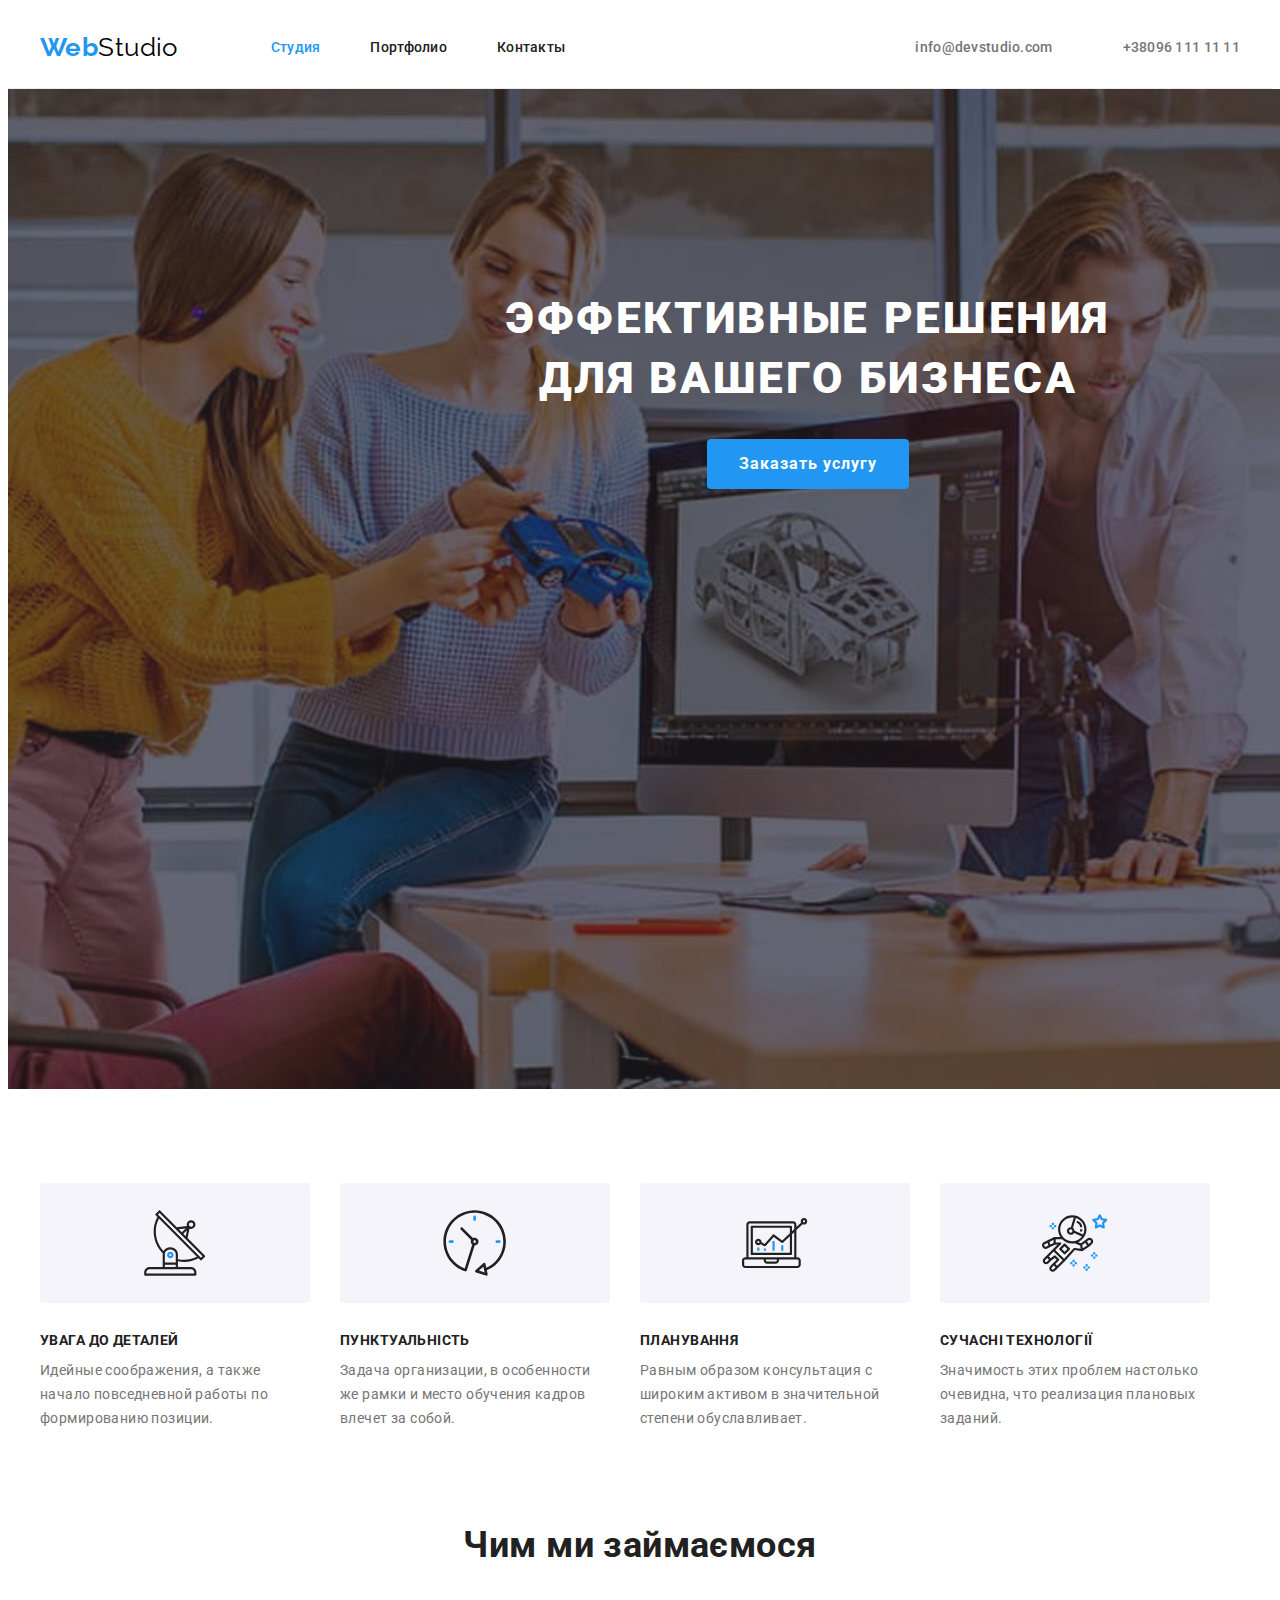
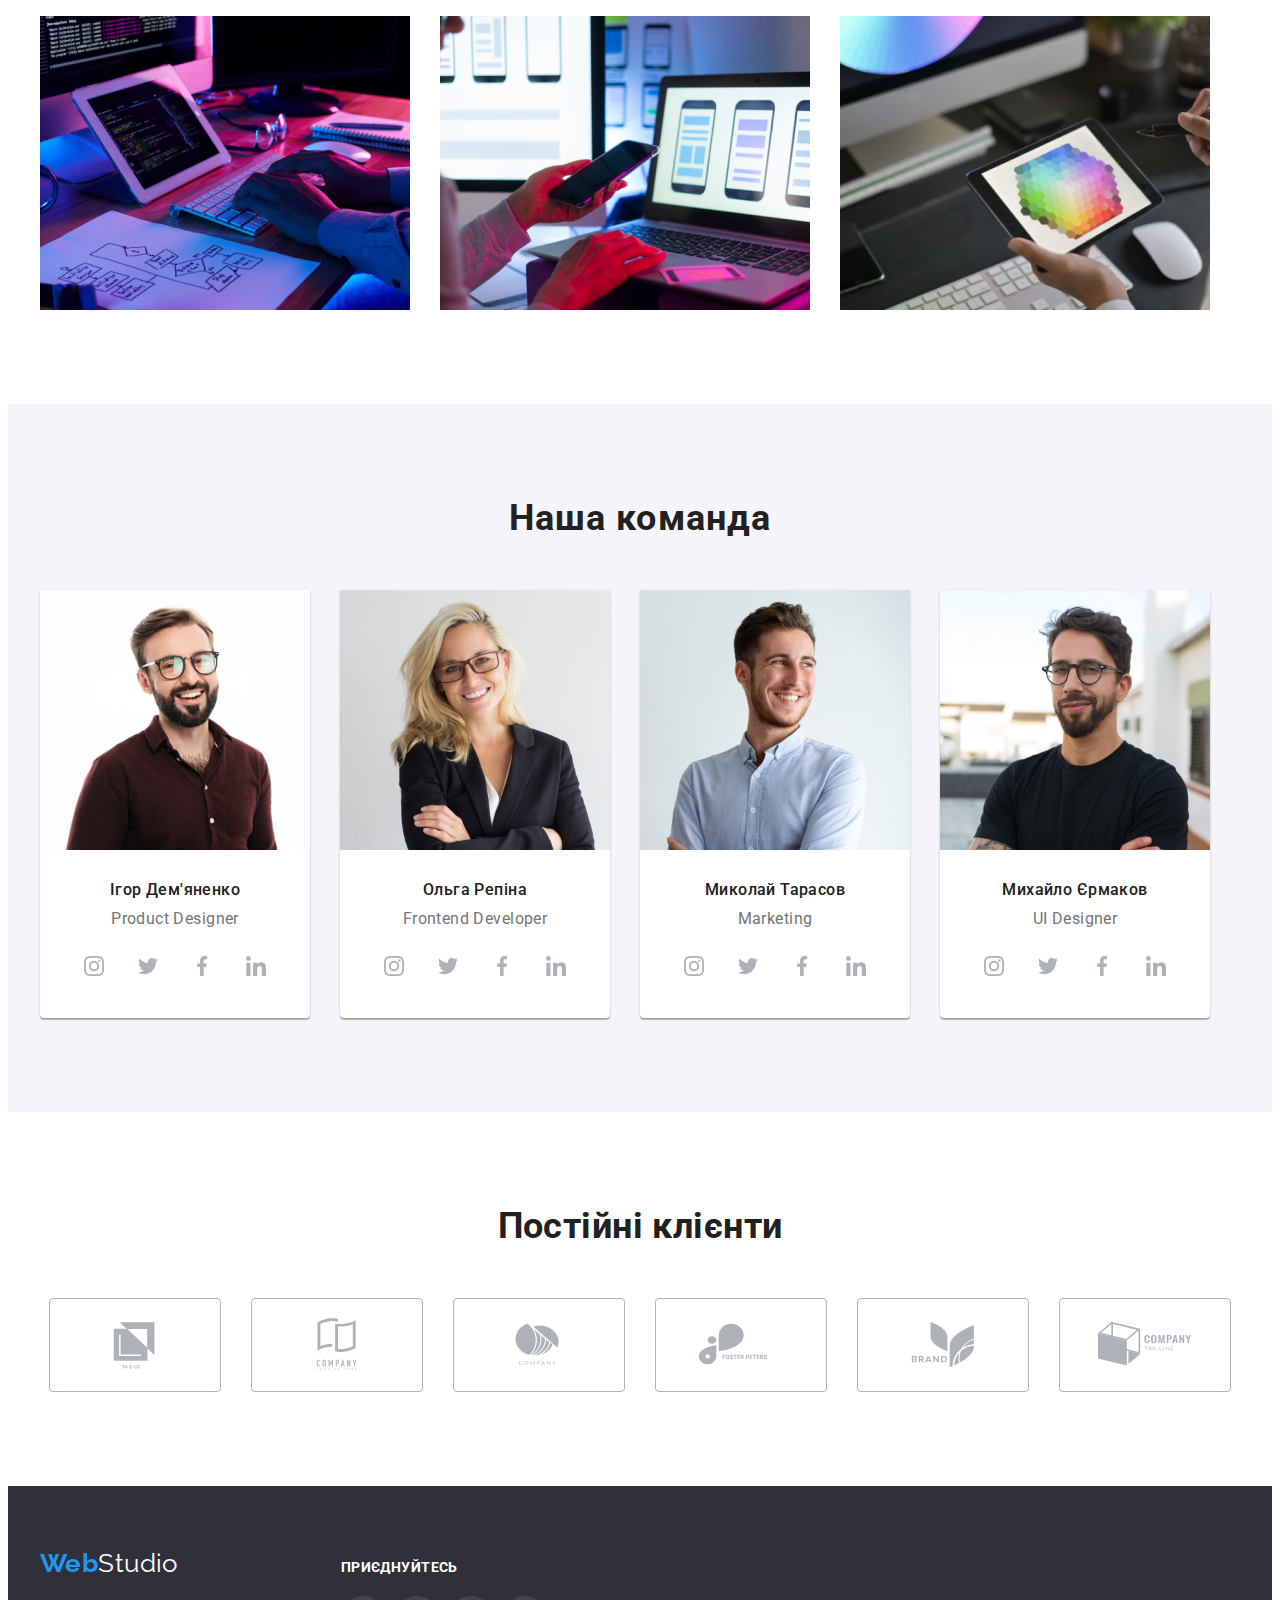
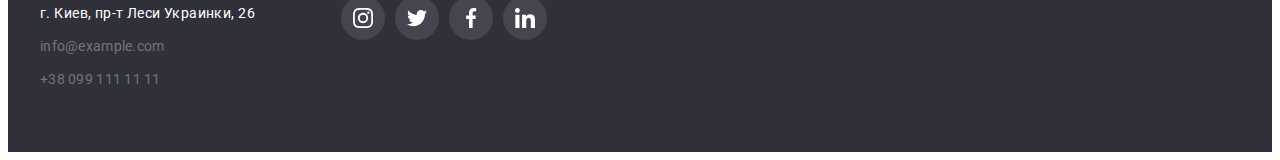
<file: index.html>
<!DOCTYPE html>
<html lang="en">
  <head>
    <meta charset="UTF-8" />
    <meta http-equiv="X-UA-Compatible" content="IE=edge" />
    <meta name="viewport" content="width=device-width, initial-scale=1.0" />
    <title>Document</title>
    <link rel="preconnect" href="https://fonts.googleapis.com" />
    <link rel="preconnect" href="https://fonts.gstatic.com" crossorigin />
    <link
      href="https://fonts.googleapis.com/css2?family=Oleo+Script&family=Raleway:wght@700&family=Roboto:wght@400;500;700;900&display=swap"
      rel="stylesheet"
    />
    <link
      rel="stylesheet"
      href="https://cdnjs.cloudflare.com/ajax/libs/modern-normalize/1.1.0/modern-normalize.min.css"
      integrity="sha512-wpPYUAdjBVSE4KJnH1VR1HeZfpl1ub8YT/NKx4PuQ5NmX2tKuGu6U/JRp5y+Y8XG2tV+wKQpNHVUX03MfMFn9Q=="
      crossorigin="anonymous"
      referrerpolicy="no-referrer"/>
  
    <link rel="stylesheet" href="./css/styles.css" />
  </head>
  <body>
    <!-----------------Шапка----------------->

    <header class="header">
      <div class="container-header container">

        <!------------Навігація сайту-------------------->
        <nav class="header-nav link">
          <a href="./index.html" lang="en" class="logo link">
            <span>Web</span><span class="studio">Studio</span>
          </a>
          <ul class="header-list list">
            <li class="header-item">
              <a href="./index.html" class="header-link link current">Студия</a>
            </li>
            <li class="header-item">
              <a href="./portfolio.html" class="header-link link">Портфолио</a>
            </li>
            <li class="header-item">
              <a href="" class="header-link link">Контакты</a>
            </li>
          </ul>
        </nav>

        <!--------------------HEADER контакт------------------->

        <ul class="header-contacts list">
          <li class="contacts-item">
            <a href="mailto:info@devstudio.com" class="contacts-link mail link">
            <svg class="mail-icon icon" width="16" height="12">
              <use href="./images/icon.svg#icon-icon-mail"></use>
            </svg>info@devstudio.com</a>
          </li>
          <li class="contacts-item">
            <a href="tel:+380961111111" class="contacts-link link">
              <svg class="phone-icon icon" width="10" height="16">
              <use href="./images/icon.svg#icon-icon-phone"></use> 
            </svg>+38096 111 11 11</a>
          </li>
        </ul>
      </div>
    </header>

    <main>
      <!-----------------------HERO заголовок-------------------------------->

      <section class="hero">
        <div class="container">
        
          <h1 class="hero-title title">Эффективные решения для вашего бизнеса</h1>
    
          <button type="button" class="hero-btn">Заказать услугу</button>
        </div>
      </section>

      <!---------------------HERO Наши ценности ---------------------->

      <section class="hero-values section">
        <div class="container">
          <h2 class="visually-hidden">Наші цінності</h2>
          <ul class="hero-values-list list">
            <li class="hero-values-item">
              <div class="values-icon-container" >
              <svg class="values-icon" width="65.32" height="70">
              <use href="./images/icon.svg#icon-icon-antenna"></use>
            </svg>
            </div>
              <h3 class="hero-values-title">Увага до деталей</h3>
              <p class="hero-values-text">
                Идейные соображения, а также начало повседневной работы по формированию позиции.
              </p>
            </li>

            <li class="hero-values-item">
              <div class="values-icon-container" >
              <svg class="values-icon" width="65.32" height="70">
              <use href="./images/icon.svg#icon-icon-clock"></use>
            </svg>
            </div>
              <h3 class="hero-values-title">Пунктуальність</h3>
              <p class="hero-values-text">
                Задача организации, в особенности же рамки и место обучения кадров влечет за собой.
              </p>
            </li>

            <li class="hero-values-item">
              <div class="values-icon-container" >
              <svg class="values-icon" width="65.32" height="70">
              <use href="./images/icon.svg#icon-icon-diagram"></use>
            </svg>
            </div>
              <h3 class="hero-values-title">Планування</h3>
              <p class="hero-values-text">
                Равным образом консультация с широким активом в значительной степени обуславливает.
              </p>
            </li>

            <li class="hero-values-item">
              <div class="values-icon-container">
              <svg class="values-icon" width="65.32" height="70">
              <use href="./images/icon.svg#icon-icon-astronaut"></use>
            </svg>
            </div>
              <h3 class="hero-values-title">Сучасні технології</h3>
              <p class="hero-values-text">
                Значимость этих проблем настолько очевидна, что реализация плановых заданий.
              </p>
            </li>
          </ul>
        </div>
      </section>

      <!----------------------- Чим ми займаємося -------------------->
      <section class="work section">
        <div class="container">
          <h2 class="work-title">Чим ми займаємося</h2>
          <ul class="work-list list">
            <li class="work-list-item">
              <img src="images/img.jpg" alt="laptop" width="370" height="294" />
            </li>
            <li class="work-list-item">
              <img src="images/img22.jpg" alt="telefon" width="370" height="294" />
            </li>
            <li class="work-list-item">
              <img src="images/img33.jpg" alt="tablet" width="370" height="294" />
            </li>
          </ul>
        </div>
      </section>

      <!------------------------Наша команда---------------------------->
      <section class="our-team section">
        <div class="container">
          <h2 class="team">Наша команда</h2>
          <ul class="team-list list">
            <li class="team-item">
              <img src="./images/igor.jpg" alt="Product-Designer" width="270" height="260" />
              <div class="card-title">
              <h3 class="team-name">Ігор Дем'яненко</h3>
              <p lang="en" class="team-job-title">Product Designer</p>
              <ul class="team-soc list">
                <li class="team-soc-item">
                  <a href="#"
                  target="_blank"
                  rel="noopener nofollow noreferrer"
                  class="team-soc-link link">
                    <svg class="team-soc-icon" width="20" height="20">
                      <use href="./images/icon.svg#icon-instagram"></use> 
                    </svg>
                  </a>
                </li>
                <li class="team-soc-item">
                  <a href="#"
                  target="_blank"
                  rel="noopener nofollow noreferrer" class="team-soc-link link">
                    <svg class="team-soc-icon" width="20" height="20">
                      <use href="./images/icon.svg#icon-twitter"></use> 
                    </svg>
                  </a>
                </li>
                <li class="team-soc-item">
                  <a href="#"
                  target="_blank"
                  rel="noopener nofollow noreferrer" class="team-soc-link link">
                    <svg class="team-soc-icon" width="20" height="20">
                      <use href="./images/icon.svg#icon-facebook"></use> 
                    </svg>
                  </a>
                </li>
                <li class="team-soc-item">
                  <a href="#"
                  target="_blank"
                  rel="noopener nofollow noreferrer" class="team-soc-link link">
                    <svg class="team-soc-icon" width="20" height="20">
                      <use href="./images/icon.svg#icon-linkedin"></use> 
                    </svg>
                  </a>
                </li>
              </ul>
            </div>
        </li>

            <li class="team-item">
              <img src="./images/olga.jpg" alt="Frontend-Developer" width="270" height="260" />
              <div class="card-title">
              <h3 class="team-name">Ольга Репіна</h3>
              <p lang="en" class="team-job-title">Frontend Developer</p>
              <ul class="team-soc list">
                <li class="team-soc-item">
                  <a href="#"
                  target="_blank"
                  rel="noopener nofollow noreferrer" class="team-soc-link link">
                    <svg class="team-soc-icon" width="20" height="20">
                      <use href="./images/icon.svg#icon-instagram"></use> 
                    </svg>
                  </a>
                </li>
                <li class="team-soc-item">
                  <a href="#"
                  target="_blank"
                  rel="noopener nofollow noreferrer" class="team-soc-link link">
                    <svg class="team-soc-icon" width="20" height="20">
                      <use href="./images/icon.svg#icon-twitter"></use> 
                    </svg>
                  </a>
                </li>
                <li class="team-soc-item">
                  <a href="#"
                  target="_blank"
                  rel="noopener nofollow noreferrer" class="team-soc-link link">
                    <svg class="team-soc-icon" width="20" height="20">
                      <use href="./images/icon.svg#icon-facebook"></use> 
                    </svg>
                  </a>
                </li>
                <li class="team-soc-item">
                  <a href="#"
                  target="_blank"
                  rel="noopener nofollow noreferrer" class="team-soc-link link">
                    <svg class="team-soc-icon" width="20" height="20">
                      <use href="./images/icon.svg#icon-linkedin"></use> 
                    </svg>
                  </a>
                </li>
              </ul>
            </div>
        </li>


            <li class="team-item">
              <img src="./images/nikolai.jpg" alt="Marketing" width="270" height="260" />
              <div class="card-title">
              <h3 class="team-name">Миколай Тарасов</h3>
              <p lang="en" class="team-job-title">Marketing</p>
              <ul class="team-soc list">
                <li class="team-soc-item">
                  <a href="#"
                  target="_blank"
                  rel="noopener nofollow noreferrer" class="team-soc-link link">
                    <svg class="team-soc-icon" width="20" height="20">
                      <use href="./images/icon.svg#icon-instagram"></use> 
                    </svg>
                  </a>
                </li>
                <li class="team-soc-item">
                  <a href="#"
                  target="_blank"
                  rel="noopener nofollow noreferrer" class="team-soc-link link">
                    <svg class="team-soc-icon" width="20" height="20">
                      <use href="./images/icon.svg#icon-twitter"></use> 
                    </svg>
                  </a>
                </li>
                <li class="team-soc-item">
                  <a href="#"
                  target="_blank"
                  rel="noopener nofollow noreferrer" class="team-soc-link link">
                    <svg class="team-soc-icon" width="20" height="20">
                      <use href="./images/icon.svg#icon-facebook"></use> 
                    </svg>
                  </a>
                </li>
                <li class="team-soc-item">
                  <a href="#"
                  target="_blank"
                  rel="noopener nofollow noreferrer" class="team-soc-link link">
                    <svg class="team-soc-icon" width="20" height="20">
                      <use href="./images/icon.svg#icon-linkedin"></use> 
                    </svg>
                  </a>
                </li>
              </ul>
            </div>
        </li>
            <li class="team-item">
              <img src="./images/mihail.jpg" alt="UI-Designer" width="270" height="260" />
              <div class="card-title">
              <h3 class="team-name">Михайло Єрмаков</h3>
              <p lang="en" class="team-job-title">UI Designer</p>
              <ul class="team-soc list">
                <li class="team-soc-item">
                  <a href="#"
                  target="_blank"
                  rel="noopener nofollow noreferrer" class="team-soc-link link">
                    <svg class="team-soc-icon" width="20" height="20">
                      <use href="./images/icon.svg#icon-instagram"></use> 
                    </svg>
                  </a>
                </li>
                <li class="team-soc-item">
                  <a href="#"
                  target="_blank"
                  rel="noopener nofollow noreferrer" class="team-soc-link link">
                    <svg class="team-soc-icon" width="20" height="20">
                      <use href="./images/icon.svg#icon-twitter"></use> 
                    </svg>
                  </a>
                </li>
                <li class="team-soc-item">
                  <a href="#"
                  target="_blank"
                  rel="noopener nofollow noreferrer" class="team-soc-link link">
                    <svg class="team-soc-icon" width="20" height="20">
                      <use href="./images/icon.svg#icon-facebook"></use> 
                    </svg>
                  </a>
                </li>
                <li class="team-soc-item">
                  <a href="#"
                  target="_blank"
                  rel="noopener nofollow noreferrer" class="team-soc-link link">
                    <svg class="team-soc-icon" width="20" height="20">
                      <use href="./images/icon.svg#icon-linkedin"></use> 
                    </svg>
                  </a>
                </li>
              </ul>
              </div>
            </li>
            </ul>
        </div>
      </section>

      <!-----------------Постійні клієнти ---------------->
      <section class="clients section">
        <div class="container">
          <h2 class="clients-title">Постійні клієнти</h2>      
<ul class="clients-list list">
<li class="clients-item">
  <a
  href="#"
  target="_blank"
  rel="noopener nofollow noreferrer"
  class="clients-section-link link">
    <svg class="client-icon" width="106" height="60">
    <use href="./images/icon.svg#icon-icon-company1"></use>
  </svg>
  </a>
</li>
<li class="clients-item">
  <a
  href="#"
  target="_blank"
  rel="noopener nofollow noreferrer"
  class="clients-section-link link">
    <svg class="client-icon" width="106" height="60">
    <use href="./images/icon.svg#icon-icon-company2"></use>
  </svg>
  </a>
</li>
<li class="clients-item">
  <a
  href="#"
  target="_blank"
  rel="noopener nofollow noreferrer"
  class="clients-section-link link">
    <svg class="client-icon" width="106" height="60">
    <use href="./images/icon.svg#icon-icon-company3"></use>
  </svg>
  </a>
</li>
<li class="clients-item">
  <a
  href="#"
  target="_blank"
  rel="noopener nofollow noreferrer"
  class="clients-section-link link">
    <svg class="client-icon" width="106" height="60">
    <use href="./images/icon.svg#icon-icon-company4"></use>
  </svg>
  </a>
</li>
<li class="clients-item">
  <a href="#"
  target="_blank"
  rel="noopener nofollow noreferrer"
  class="clients-section-link link">
    <svg class="client-icon" width="106" height="60">
    <use href="./images/icon.svg#icon-icon-company5"></use>
  </svg>
  </a>
</li>
<li class="clients-item">
  <a href="#"
  target="_blank"
  rel="noopener nofollow noreferrer"
  class="clients-section-link link">
    <svg class="client-icon" width="106" height="60">
    <use href="./images/icon.svg#icon-icon-company6"></use>
  </svg>
  </a>
</li>
</ul>
</div>
  </section>
    </main>

    <!------------------ФУТЕР лого--------------------------->

    <footer class="footer">
      <div class="footer-container container">
        <div class="footer-address-container">
      <a href="./index.html" lang="en" class="logo link">
      <span>Web</span><span class="studio-white">Studio</span>
      </a>

      <!-----------------------ФУТЕР контакты ------------------->
      <address class="footer-address">
        
        <ul class="address-list list">
          <li class="address-list-item">
            <a href="https://goo.gl/maps/tMdfLY8MztBDmofm9"
								target="_blank"
								rel="noopener nofollow noreferrer"
								class="address-link link"
              >г. Киев, пр-т Леси Украинки, 26</a>
          </li>
          <li class="address-list-item">
            <a href="mailto:info@example.com" class="footer-contacts-link link">info@example.com</a>
          </li>
          <li class="address-list-item">
            <a href="tel:+380991111111" class="footer-contacts-link link">+38 099 111 11 11</a>
          </li>
        </ul>
      </address>
      </div>
      <div class="footer-soc">
        <h2 class="footer-soc-title">Приєднуйтесь</h2>
        <ul class="footer-soc-list list">
          <li class="footer-soc-item">
            <a
              href="#"
              target="_blank"
              rel="noopener nofollow noreferrer"
              class="footer-soc-link link"
            >
              <svg class="footer-icon" width="20" height="20">
                <use href="./images/icon.svg#icon-instagram"></use>
              </svg>
            </a>
          </li>
          <li class="footer-soc-item">
            <a
              href="#"
              target="_blank"
              rel="noopener nofollow noreferrer"
              class="footer-soc-link link"
            >
              <svg class="footer-icon" width="20" height="20">
                <use href="./images/icon.svg#icon-twitter"></use>
              </svg>
            </a>
          </li>
          <li class="footer-soc-item">
            <a
              href="#"
              target="_blank"
              rel="noopener nofollow noreferrer"
              class="footer-soc-link link"
            >
              <svg class="footer-icon" width="20" height="20">
                <use href="./images/icon.svg#icon-facebook"></use>
              </svg>
            </a>
          </li>
          <li class="footer-soc-item">
            <a
              href="#"
              target="_blank"
              rel="noopener nofollow noreferrer"
              class="footer-soc-link link"
            >
              <svg class="footer-icon" width="20" height="20">
                <use href="./images/icon.svg#icon-linkedin"></use>
              </svg>
            </a>
          </li>
        </ul>
      </div>
      </div>
    </footer>
  </body>
</html>
</file>
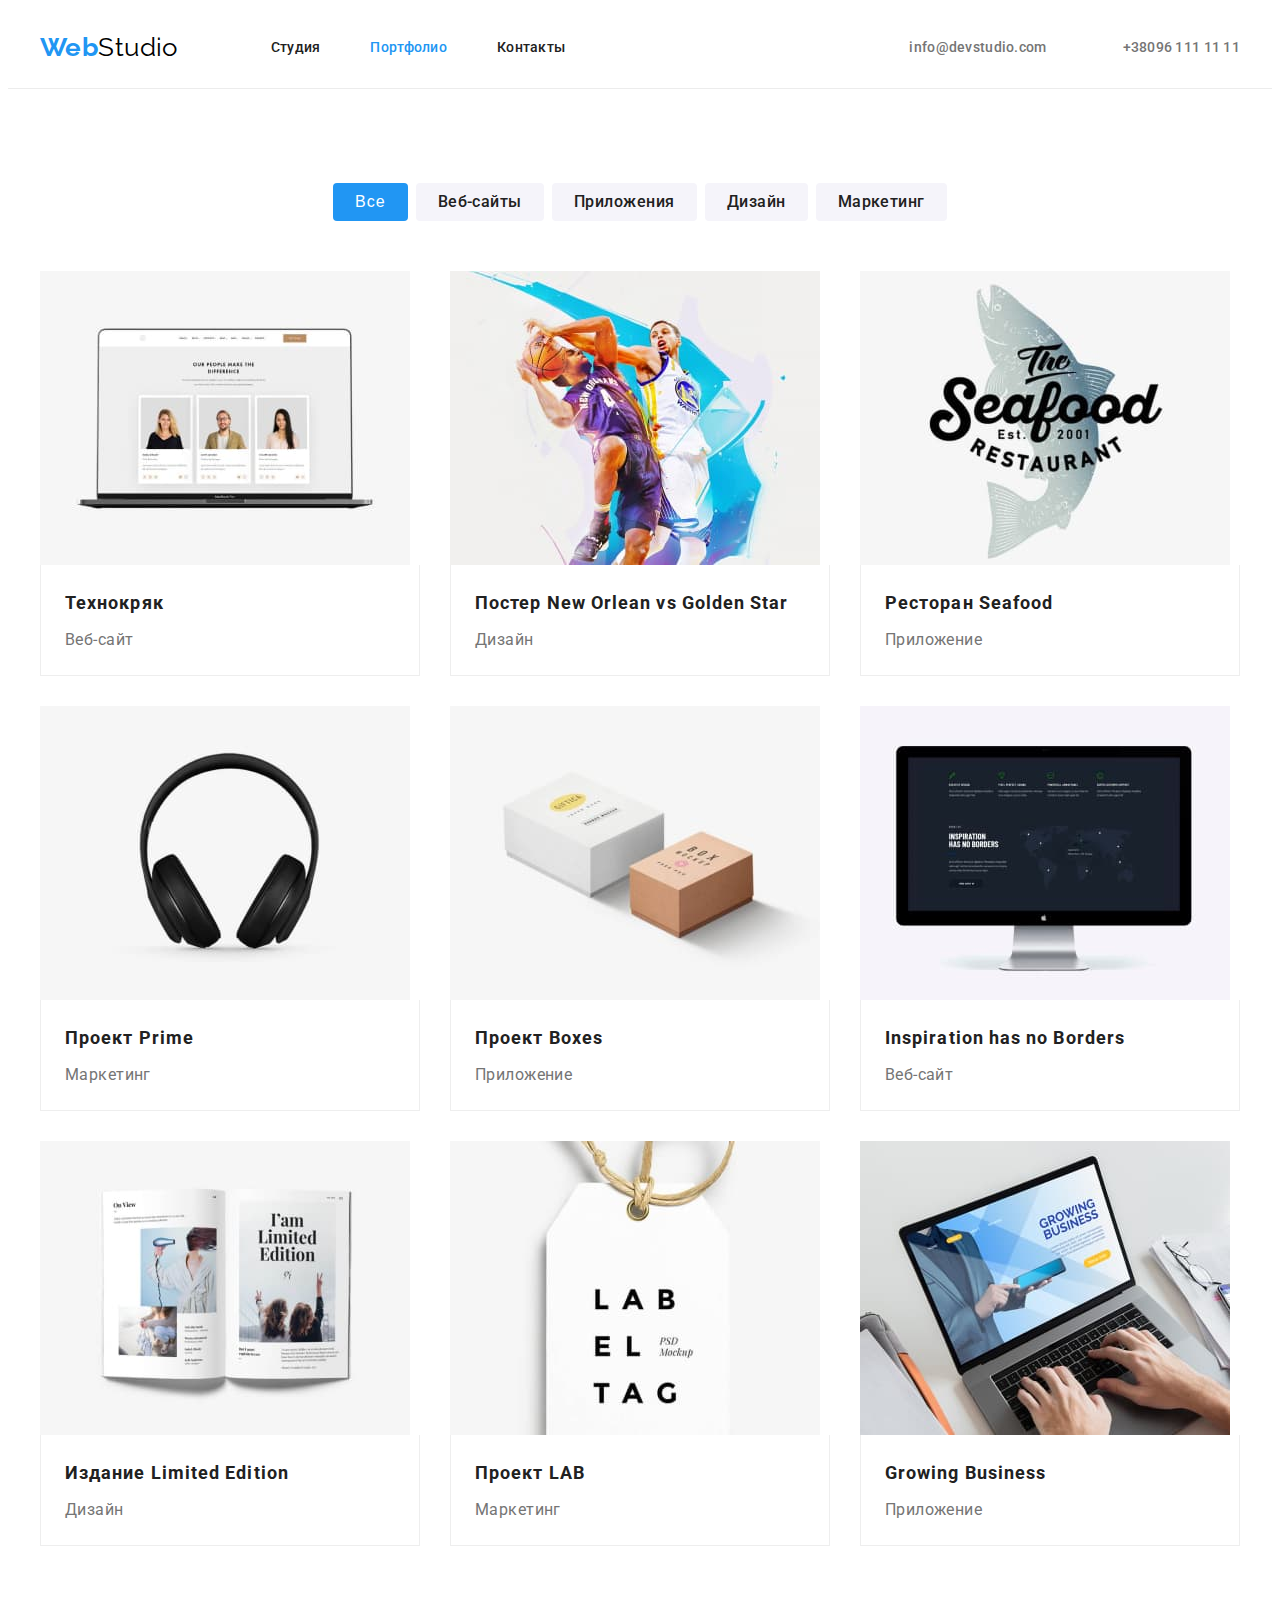
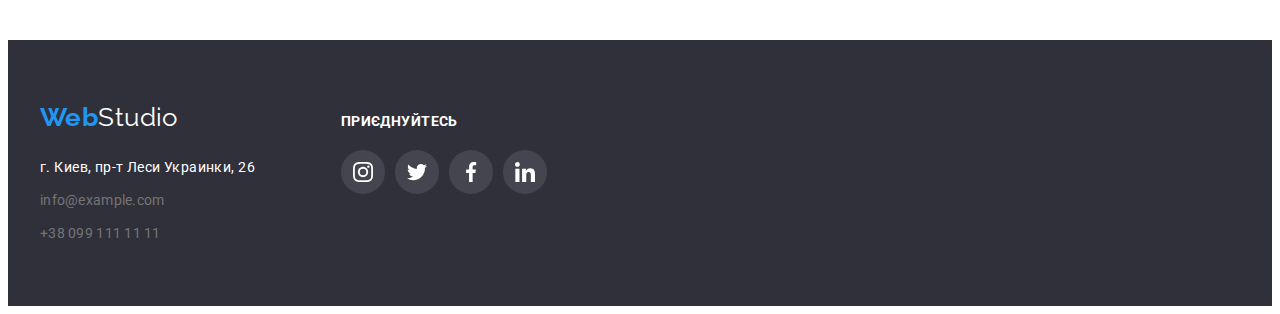
<file: portfolio.html>
<!DOCTYPE html>
<html lang="en">
  <head>
    <meta charset="UTF-8" />
    <meta http-equiv="X-UA-Compatible" content="IE=edge" />
    <meta name="viewport" content="width=device-width, initial-scale=1.0" />
    <title>Portfolio</title>
    <link rel="preconnect" href="https://fonts.googleapis.com">
    <link rel="preconnect" href="https://fonts.gstatic.com" crossorigin>
    <link href="https://fonts.googleapis.com/css2?family=Oleo+Script&family=Raleway:wght@700&family=Roboto:wght@400;500;700;900&display=swap" rel="stylesheet">
    <link rel="stylesheet" href="https://cdnjs.cloudflare.com/ajax/libs/modern-normalize/1.1.0/modern-normalize.min.css" integrity="sha512-wpPYUAdjBVSE4KJnH1VR1HeZfpl1ub8YT/NKx4PuQ5NmX2tKuGu6U/JRp5y+Y8XG2tV+wKQpNHVUX03MfMFn9Q==" crossorigin="anonymous" referrerpolicy="no-referrer" />
<link
      rel="stylesheet"
      href="https://cdnjs.cloudflare.com/ajax/libs/modern-normalize/1.1.0/modern-normalize.min.css"
      integrity="sha512-wpPYUAdjBVSE4KJnH1VR1HeZfpl1ub8YT/NKx4PuQ5NmX2tKuGu6U/JRp5y+Y8XG2tV+wKQpNHVUX03MfMFn9Q=="
      crossorigin="anonymous"
      referrerpolicy="no-referrer"/>

    <link rel="stylesheet" href="css/styles.css">
  </head>
  <body>

    <!------------------- HEADER -------------------------->
    <header class="header">
    <div class="container-header container">
    <nav class="header-nav link">
        <a href="./index.html" lang="en" class="logo link">
          <span class="web">Web</span><span class="studio">Studio</span>
        </a>
          <ul class="header-list list">
              <li class="header-item">
                  <a href="./index.html" class="header-link link ">Студия</a>
                </li>
              <li class="header-item">
                  <a href="./index.html" class="header-link link current">Портфолио</a>
                </li>
              <li class="header-item">
                  <a href="" class="header-link link">Контакты</a>
              </li>
          </ul>
      </nav>
      


      <!------------------------------ HEADER contacts ------------------------->
      <ul class="header-contacts list">
          <li class="contacts-item">
          <a href="mailto:info@devstudio.com" class="contacts-link link"><svg class="mail-icon icon" width="16" height="12">
            <use href="./images/icon.svg#icon-icon-mail"></use>
          </svg>info@devstudio.com</a>
        </li>
            <li class="contacts-item">
            <a href="tel:+380961111111" class="contacts-link link">
              <svg class="phone-icon icon" width="16" height="12">
              <use href="./images/icon.svg#icon-icon-phone"></use> 
            </svg>+38096 111 11 11</a>
          </li>
        </ul>
        </div>
  </header>


  <!------------------------ HERO --------------------------->

    <main>
    <section class="portfolio section">
<div class="container">
      <!------------------BUTTONS--------------- -->
      <ul class=" portfolio-buttons-list list">
        <li class="portfolio-button-item"><button type="button" class="portfolio-btn-active">Все</button>
        </li>
        <li class="portfolio-button-item"><button type="button" class="portfolio-btn-item">Веб-сайты</button>
        </li>
        <li class="portfolio-button-item"><button type="button" class="portfolio-btn-item">Приложения</button>
        </li>
        <li class="portfolio-button-item"><button type="button" class="portfolio-btn-item">Дизайн</button>
        </li>
        <li class="portfolio-button-item"><button type="button" class="portfolio-btn-item">Маркетинг</button>
        </li>
      </ul>
  

<!------------------------wORKS ----------------------->
      
      <h1 class="visually-hidden">works-subtitle</h1>
      <ul class="works-list list">
      <li class="works-item">
        <a href="" class="works-item-link link">
        <img src="./images/img1.jpg" alt="work-1" 
        width="370"
        height="294"/>
        <div class="card-works">
        <h2 class="works-title">Технокряк</h2>
        <p class="works-subtitle">Веб-сайт</p>
        </div>
        </a>
      </li>

      <li class="works-item">
        <a href="" class="works-item-link link">
        <img src="./images/img2.jpg" alt="work-2"
        width="370"
        height="294"/>
        <div class="card-works">
        <h2 class="works-title">Постер New Orlean vs Golden Star</h2>
        <p class="works-subtitle">Дизайн</p>
        </div>
        </a>
      </li>
      <li class="works-item">
        <a href="" class="works-item-link link">
        <img src="./images/img3.jpg" alt="work-3"
        width="370"
        height="294"/>
        <div class="card-works">
        <h2 class="works-title">Ресторан Seafood</h2>
        <p class="works-subtitle">Приложение</p>
        </div>
        </a>
      </li>
      <li class="works-item">
        <a href="" class="works-item-link link">
        <img src="./images/img4.jpg" alt="work-4" 
        width="370"
        height="294"/>
        <div class="card-works">
        <h2 class="works-title">Проект Prime</h2>
        <p class="works-subtitle">Маркетинг</p>
        </div>
        </a>
      </li>
      <li class="works-item">
        <a href="" class="works-item-link link">
        <img src="./images/img5.jpg" alt="work-5" 
        width="370"
        height="294"/>
        <div class="card-works">
        <h2 class="works-title">Проект Boxes</h2>
        <p class="works-subtitle">Приложение</p>
        </div>
        </a>
      </li>
      <li class="works-item">
        <a href="" class="works-item-link link">
        <img src="./images/img6.jpg" alt="work-6" 
        width="370"
        height="294"/>
        <div class="card-works">
          <h2 class="works-title">Inspiration has no Borders</h2>
        <p class="works-subtitle">Веб-сайт</p>
        </div>
        </a>
      </li>
      <li class="works-item">
        <a href="" class="works-item-link link">
        <img src="./images/img7.jpg" alt="work-7"
        width="370"
        height="294" />
        <div class="card-works">
        <h2 class="works-title">Издание Limited Edition</h2>
        <p class="works-subtitle">Дизайн</p>
        </div>
        </a>
      </li>
      <li class="works-item">
        <a href="" class="works-item-link link">
        <img src="./images/img8.jpg" alt="work-8"
        width="370"
        height="294" />
        <div class="card-works">
          <h2 class="works-title">Проект LAB</h2>
        <p class="works-subtitle">Маркетинг</p>
        </div>
        </a>
      </li>
      <li class="works-item">
        <a href="" class="works-item-link link">
        <img src="./images/img9.jpg" alt="work-9"
        width="370"
        height="294" />
        <div class="card-works"><h2 class="works-title">Growing Business</h2>
        <p class="works-subtitle">Приложение</p>
        </div>
        </a>
      </li>
    </ul>
    </div>
    </section>


    <!----------------------------------- FOOTER ---------------------------------->
    
    <footer class="footer">
      <div class="footer-container container">
        <div class="footer-address-container">
      <a href="./index.html" lang="en" class="logo link">
      <span>Web</span><span class="studio-white">Studio</span>
      </a>

    <address class="footer-address">
        
      <ul class="address-list list">
        <li class="address-list-item">
          <a href="https://goo.gl/maps/tMdfLY8MztBDmofm9"
              target="_blank"
              rel="noopener nofollow noreferrer"
              class="address-link link"
            >г. Киев, пр-т Леси Украинки, 26</a>
        </li>
        <li class="address-list-item">
          <a href="mailto:info@example.com" class="footer-contacts-link link">info@example.com</a>
        </li>
        <li class="address-list-item">
          <a href="tel:+380991111111" class="footer-contacts-link link">+38 099 111 11 11</a>
        </li>
      </ul>
    </div>
    </address>
    <div class="footer-soc">
      <h2 class="footer-soc-title">Приєднуйтесь</h2>
      <ul class="footer-soc-list list">
        <li class="footer-soc-item">
          <a
            href="#"
            target="_blank"
            rel="noopener nofollow noreferrer"
            class="footer-soc-link link"
          >
            <svg class="footer-icon" width="20" height="20">
              <use href="./images/icon.svg#icon-instagram"></use>
            </svg>
          </a>
        </li>
        <li class="footer-soc-item">
          <a
            href="#"
            target="_blank"
            rel="noopener nofollow noreferrer"
            class="footer-soc-link link"
          >
            <svg class="footer-icon" width="20" height="20">
              <use href="./images/icon.svg#icon-twitter"></use>
            </svg>
          </a>
        </li>
        <li class="footer-soc-item">
          <a
            href="#"
            target="_blank"
            rel="noopener nofollow noreferrer"
            class="footer-soc-link link"
          >
            <svg class="footer-icon" width="20" height="20">
              <use href="./images/icon.svg#icon-facebook"></use>
            </svg>
          </a>
        </li>
        <li class="footer-soc-item">
          <a
            href="#"
            target="_blank"
            rel="noopener nofollow noreferrer"
            class="footer-soc-link link"
          >
            <svg class="footer-icon" width="20" height="20">
              <use href="./images/icon.svg#icon-linkedin"></use>
            </svg>
          </a>
        </li>
      </ul>
    </div>
    </div>
  </footer>
</body>
</html>
</file>
<file: css/styles.css>
:root {
  --background-black-color: #212121;
  --background-white-color: #ffffff;
  --accent-grey-color: #757575;
  --btn-blue-color: #2196f3;
  --logo-black-color: #000000;
  --background-btn-color: #f5f4fa;
  --background-footer-color: #ffffff;
  --background-hero-color: #2f303a;
  --background-page-color: #f5f5f5;
  --icon-color: #AFB1B8;
  --footer-adres-color: rgba(255, 255, 255, 0.6);
  --icon-footer-background: rgba(255, 255, 255, 0.1);
  --header-border-color: #ececec;
  --cards-border-color: #eeeeee;
  /* --container-outline: 1px solid red; */
}

body {
  font-family: 'Roboto', sans-serif;
  letter-spacing: 0.03em;
  color: var(--background-black-color);
  font-size: 14px;
  background-color: var(--background-white-color);
}

p,
h1,
h2,
h3,
h4,
h5,
h6 {
  margin: 0;
}

img {
  display: block;
  max-width: 100%;
  height: auto;
}

button {
  display: block;
  margin: 0 auto;
  cursor: pointer;
  border: none;
  border-radius: 4px;
}

address {
  font-style: normal;
}

.list {
  padding-left: 0;
  margin: 0;
  list-style: none;
}

.link {
  text-decoration: none;
}

.container {
  margin: 0 auto;
  padding: 0 15px;
  width: 1200px;
}

.section {
  padding-top: 94px;
  padding-bottom: 94px;
}

/* ------------------------HEADER LOGO--------------------------------- */

.logo {
  margin-right: 93px;
  font-family: 'Raleway', sans-serif;
  font-style: normal;
  font-weight: 700;
  font-size: 26px;
  line-height: 1.19;
  color: #2196f3;
}

.studio {
  font-family: 'Raleway', sans-serif;
  font-style: normal;
  font-weight: 400;
  font-size: 26px;
  line-height: 1.38;
  color: #000;
}

/* ----------------HEADER---------------------------- */
.header {
  border-bottom: 1px solid var(--header-border-color);
}

.container-header {
  display: flex;
  align-items: center;
}

.header-nav {
  display: flex;
  align-items: center;
}

.header-nav.logo {
  margin-right: 93px;
  padding-top: 24px;
  padding-bottom: 25px;
}

.header-list .link {
  display: flex;
  padding-top: 32px;
  padding-bottom: 32px;
  align-items: center;
}

.header-list {
  display: flex;
}

.header-link.link {
  color: var(--background-black-color);
  font-weight: 500;
  line-height: 1.14;
  letter-spacing: 0.02em;
  cursor: pointer;
}

.header-link:hover,
.header-link:focus {
  color: var(--btn-blue-color);
}

.header-item .link {
  display: flex;
  font-weight: 500;
  font-size: 14px;
  line-height: 1.14;
  letter-spacing: 0.02em;
  color: var(--background-black-color);
}

.header-item:not(:last-child) {
  margin-right: 50px;
}

.header-link + .header-link {
  margin-left: 50px;
}

.header-nav .link,
.logo-link {
  display: block;
}

.header-link.current {
  color: var(--btn-blue-color);
}

.header-link.link:hover,
.header-link.link:focus {
  color: var(--btn-blue-color);
}

.header-contacts {
  display: flex;
  margin-left: auto;
}

.header-contacts .contacts-item + .contacts-item {
  margin-left: 50px;
}

.contacts-link.link {
  font-weight: 500;
  font-style: normal;
  font-size: 14px;
  line-height: 1.14;
  letter-spacing: 0.02em;
  color: var(--accent-grey-color);
  display: flex;
  align-items: center;
}

.contacts-link.link:hover,
.contacts-link.link:focus {
  color: var(--btn-blue-color);
}

.icon {
  margin-right: 10px;
  fill: currentColor;
}

/* ------------HERO-------------- */

.current {
  color: var(--btn-blue-color);
}
.hero {
  margin-left: auto;
  margin-right: auto;
  background-image: linear-gradient(rgba(47, 48, 58, 0.4), rgba(47, 48, 58, 0.4)), url(../images/hero-bg.jpg);
  width: 1600px;
  height: 600px;
  background-repeat: no-repeat;
  background-size: cover;
  background-position: center;
}

.hero {
  padding: 200px 0px;
}

.hero-title {
  font-weight: 900;
  font-size: 44px;
  line-height: 1.36;
  text-align: center;
  letter-spacing: 0.06em;
  text-transform: uppercase;
  color: var(--background-white-color);

  max-width: 696px;

  margin-left: auto;
  margin-right: auto;
  margin-bottom: 30px;
}

.hero-btn {
  display: block;

  margin-left: auto;
  margin-right: auto;
  padding: 10px 32px;

  font-family: 'Roboto';
  font-weight: 700;
  font-size: 16px;
  line-height: 1.87;
  color: var(--background-white-color);
  letter-spacing: 0.06em;
  background-color: var(--btn-blue-color);
  cursor: pointer;
}

.visually-hidden {
  border: 0;
  clip: rect(0 0 0 0);
  height: auto;
  margin: 0;
  overflow: hidden;
  padding: 0;
  position: absolute;
  width: 1px;
  white-space: nowrap;
}

/* ---------------- Наши ценности-------------- */
.values-icon-container {
  margin-bottom: 30px;
background: var(--background-btn-color);
border-radius: 4px;
}


.hero-values {
  padding-bottom: 0;
  outline: var(--outline);
}

.hero-values-list {
  display: flex;
  gap: 30px;
}

.values-icon-container {
  display: flex;
  align-items: center;
  justify-content: center;
  width: 270px;
  height: 120px;
  border-radius: 4px;
  background-color: var(--background-btn-color);
  margin-bottom: 30px;
}
.hero-values-title {
  margin-bottom: 10px;

  font-weight: 700;
  font-size: inherit;
  line-height: 1.14;
  text-transform: uppercase;

  color: var(--background-black-color);
}

.hero-values-item {
  width: 270px;
}

.hero-values-text {
  margin: 0;
  font-size: inherit;
  line-height: 1.71;
  color: var(--accent-grey-color);
}


/*  ----------------------чем мы занимаемся------------------ */
.work-title,
.work-list {
  margin-bottom: 50px;

  color: var(--background-black-color);
  font-weight: 700;
  font-size: 36px;
  line-height: 1.16;
  text-align: center;
}

.work-title {
  font-weight: 700;
  font-size: 36px;
  line-height: 1.16;
}

.work-list {
  margin: 0;
  padding: 0;
  display: flex;
  gap: 30px;
}

.work-list-item {
  padding-bottom: 0;
}

/*---------------------- наша команда-------------- */

.team {
  margin-bottom: 50px;
}

.our-team {
  background: var(--background-btn-color);
}

.team {
  font-weight: 700;
  font-size: 36px;
  line-height: 1.16;
  text-align: center;
  letter-spacing: 0.03em;
}

.team-list {
  display: flex;
}

.team-item {
  width: 270px;
  background: var(--background-white-color);
  box-shadow: 0px 1px 3px rgba(0, 0, 0, 0.12), 0px 1px 1px rgba(0, 0, 0, 0.14),
    0px 2px 1px rgba(0, 0, 0, 0.2);
  border-radius: 0px 0px 4px 4px;
}

.team-item:not(:last-child) {
  margin-right: 30px;
  outline: var(--outline);
  flex-basis: : calc((100% - 30px*3) / 4);
}

.team-name {
  color: var(--background-black-color);
  font-weight: 500;
  font-size: 16px;
  line-height: 1.19;
  text-align: center;
}

.card-title {
  padding: 30px 0;

}

.team-job-title {
  margin-top: 10px;
  font-weight: 400;
  font-size: 16px;
  line-height: 1.19;
  text-align: center;
  color: var(--accent-grey-color);
  margin-bottom: 16px;
}

.team-soc {
  display: flex;
  justify-content: center;
  gap: 10px;
}

.team-soc-link {
  width: 44px;
  height: 44px;
  border-radius: 50%;
  background-color: var(--background-white-color);
  display: flex;
  align-items: center;
  justify-content: center;
  color: var(--icon-color)
}

.team-soc-icon {
  fill: currentColor;
}

.team-soc-link:hover,
.team-soc-link:focus {
  background-color: var(--btn-blue-color);
  color: var(--background-white-color);
} 


/* ---------------------Постійні клієнти----------------- */
.clients-title {
  margin-bottom: 50px;
  font-weight: 700;
  font-size: 36px;
  line-height: 1.16;
  text-align: center;
}

.clients-list {
  display: flex;
  justify-content: center;
  gap: 30px;
}

.clients-section-link {
  display: flex;
  align-items: center;
  justify-content: center;
  width: 170px;
  height: 92px;
  border-radius: 4px;
  border: 1px solid var(--icon-color);
  color: var(--icon-color);
}

.client-icon {
  fill: currentColor;
}

.clients-section-link:hover,
.clients-section-link:focus {
  border-color: var(--btn-blue-color);
  color: var(--btn-blue-color);
}

/*  ------------Портфолио-----------------*/

.portfolio-btn-item {
  padding: 6px 22px;

  letter-spacing: 0.03em;
  color: var(--background-black-colorcolor);
  background-color: var(--background-btn-color);
  font-family: inherit;
}

.portfolio-buttons-list {
  display: flex;
  text-align: center;
  justify-content: center;
  margin-bottom: 50px;
}
.portfolio-btn-active {
  font-weight: 500;
  font-size: 16px;
  line-height: 1.62;
  text-align: center;
  padding: 6px 22px;
  color: var(--background-white-color);
  background-color: var(--btn-blue-color);
  letter-spacing: 0.06em;
  cursor: pointer;
}
.portfolio-btn-active:hover,
.portfolio-btn-active:focus {
  background-color: var(--btn-blue-color);
}

.portfolio-btn-item {
  font-weight: 500;
  font-size: 16px;
  line-height: 1.62;
  text-align: center;
  color: var(--background-black-color);
  background-color: var(--background-btn-color);
}

.portfolio-btn-item:hover,
.portfolio-btn-item:focus {
  color: var(--background-white-color);
  background-color: var(--btn-blue-color);
  box-shadow: 0px 1px 3px rgba(0, 0, 0, 0.12), 0px 1px 1px rgba(0, 0, 0, 0.14),
  0px 2px 1px rgba(0, 0, 0, 0.2);;
}
}

.portfolio-button-item:not(:last-child) {
  margin-right: 8px;
}

.portfolio-button-item:not(:last-child) {
  margin-right: 8px;
}

/* -----------------------WORKS----------------------- */
.works-list {
  display: flex;
  flex-wrap: wrap;
}

.card-works {
  padding: 20px 24px;
  border: 1px solid var(--cards-border-color);
  border-top: none;
}

.works-item {
  width: calc((100% - 60px) / 3);
  margin-right: 30px;

  background: var(--background-white-color);
}

.works-item:nth-child(3n) {
  margin-right: 0;
}

.works-item:not(:nth-last-child(-n + 3)) {
  margin-bottom: 30px;
}
.works-title {
  margin-bottom: 4px;
  font-weight: 700;
  font-size: 18px;
  line-height: 2;
  letter-spacing: 0.06em;
  color: var(--background-black-color);
}

.works-subtitle {
  font-size: 16px;
  line-height: 1.88;
  color: var(--accent-grey-color);
}

.works-item-link {
  display: block;
}


.works-item-link:hover,
.works-item-link:focus {
  box-shadow: 0px 1px 3px rgba(0, 0, 0, 0.12), 0px 1px 1px rgba(0, 0, 0, 0.14),
  0px 2px 1px rgba(0, 0, 0, 0.2);
}



/* -------------------FOOTER---------------------  */

/*-------------------- Лого в футере------------------------ */
.studio-white {
  font-weight: 400;
  font-size: 26px;
  line-height: 1.38;
  color: var(--background-white-color);
}

.footer {

  background-color: var(--background-hero-color);
  padding-top: 60px;
  padding-bottom: 60px;
}

.footer-container {
  display: flex;
  align-items: baseline;

}

.footer-address-container {
  margin-right: 70px;
}
.address-link.link {
  display: block;
  font-size: 14px;
  line-height: 1.71;
  color: var(--background-white-color);

}
.address-link:hover,
.address-link:focus {
  color: var(--btn-blue-color);
}

.footer-contacts-link {
  font-size: 14px;
  line-height: 1.71;
  letter-spacing: 0.02em;
  color: var(--accent-grey-color);
}

.footer-contacts-link:hover,
.footer-contacts-link:focus {
  color: var(--background-btn-color);
}

.address-list {
  display: block;
  margin-top: 20px;
}

.address-list {
  color: var(--footer-adres-color);
  font-size: inherit;
  line-height: 1.71;
}

.address-list .address-link {
  color: var(--background-white-color);
}

.address-list {
  margin: bottom 60px; 
}

.adress-list:hover,
.adress-list:focus {
  color: var(--background-btn-color);
}

.address-list-item:not(:last-child) {
  margin-bottom: 9px;
}

.footer-soc-title {
  font-weight: 700;
  font-size: var(--background-black-color);
  line-height: 1.14;
  letter-spacing: 0.03em;
  text-transform: uppercase;
  color: var(--background-white-color);
  margin-bottom: 20px;
}

.footer-soc-list {
  display: flex;
  gap: 10px;
}

.footer-soc-link {
  width: 44px;
  height: 44px;
  border-radius: 50%;
  display: flex;
  align-items: center;
  justify-content: center;
  color: var(--background-white-color);
  background-color: var(--icon-footer-background);
}
.footer-icon {
  fill: currentColor;
}

.footer-soc-link.link:hover,
.footer-soc-link.link:focus {
  color: var(--background-white-color);
  background-color: var(--btn-blue-color);
}
</file>
